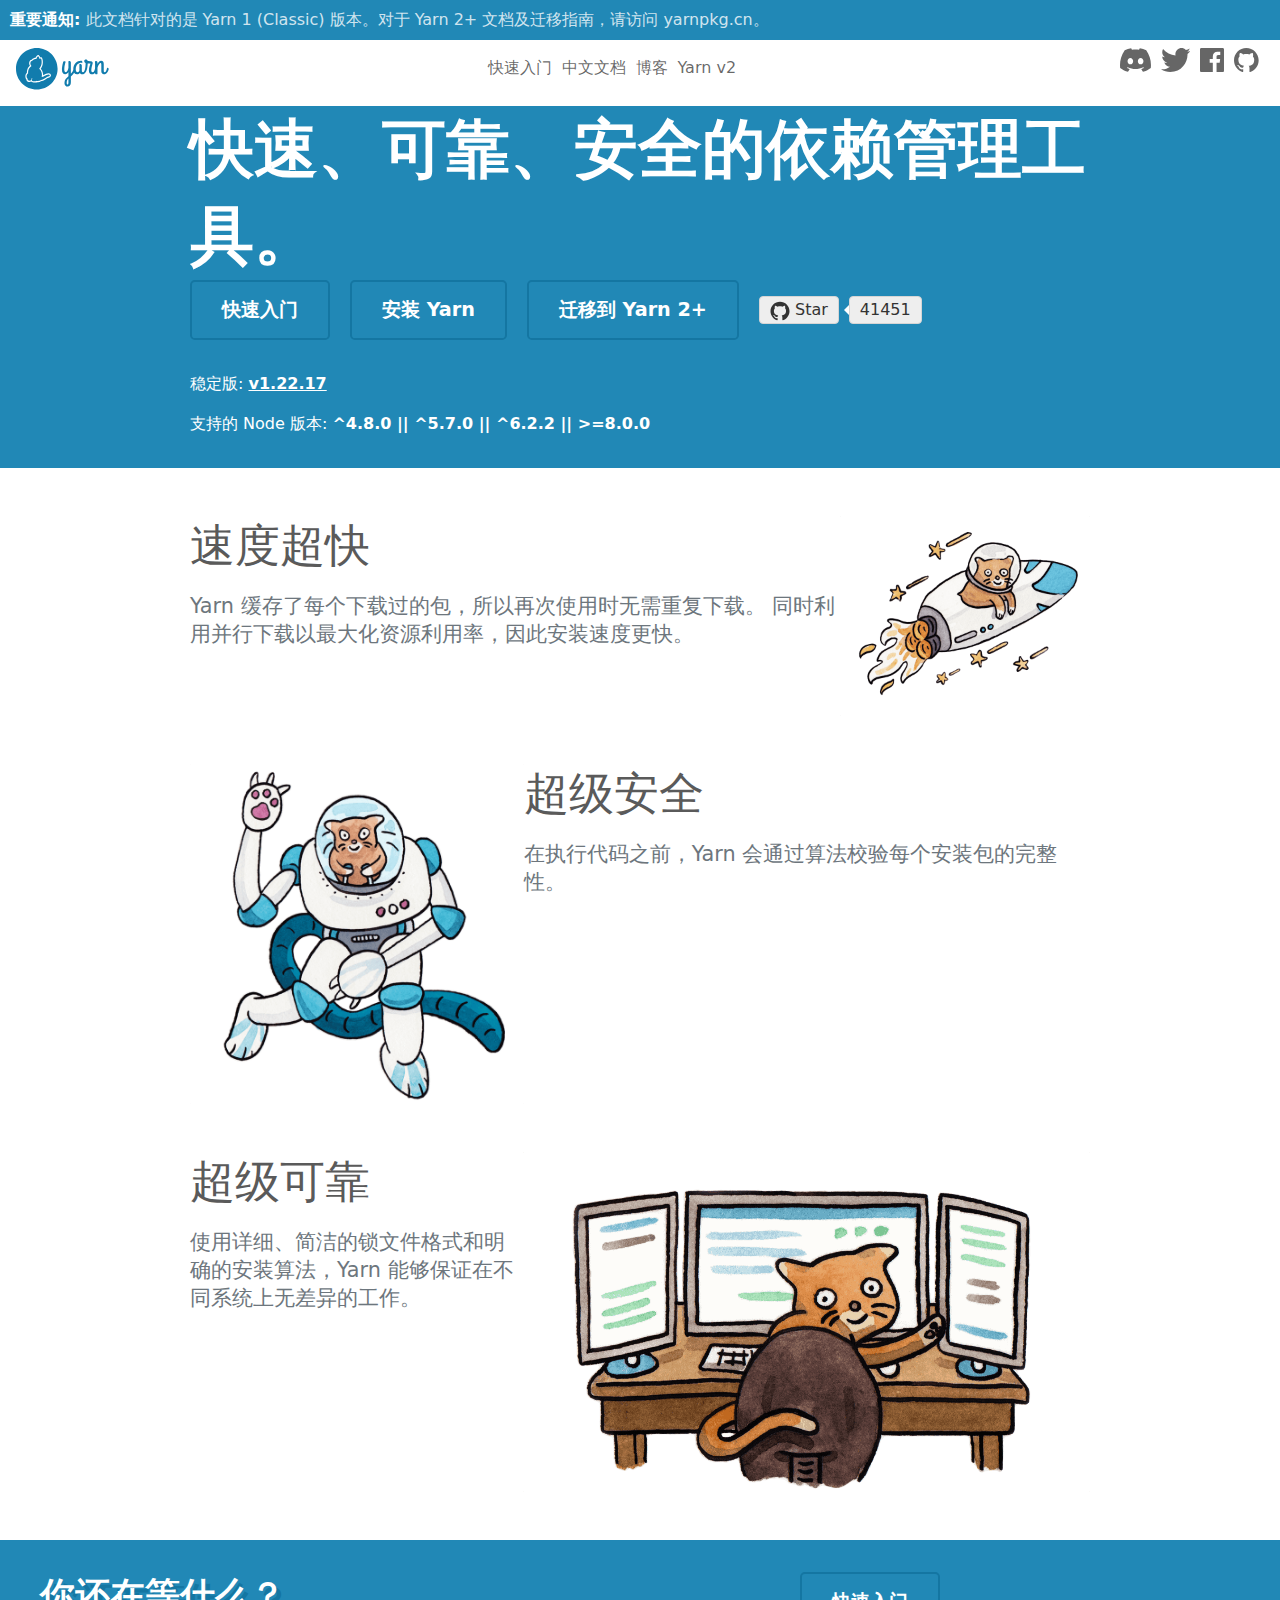
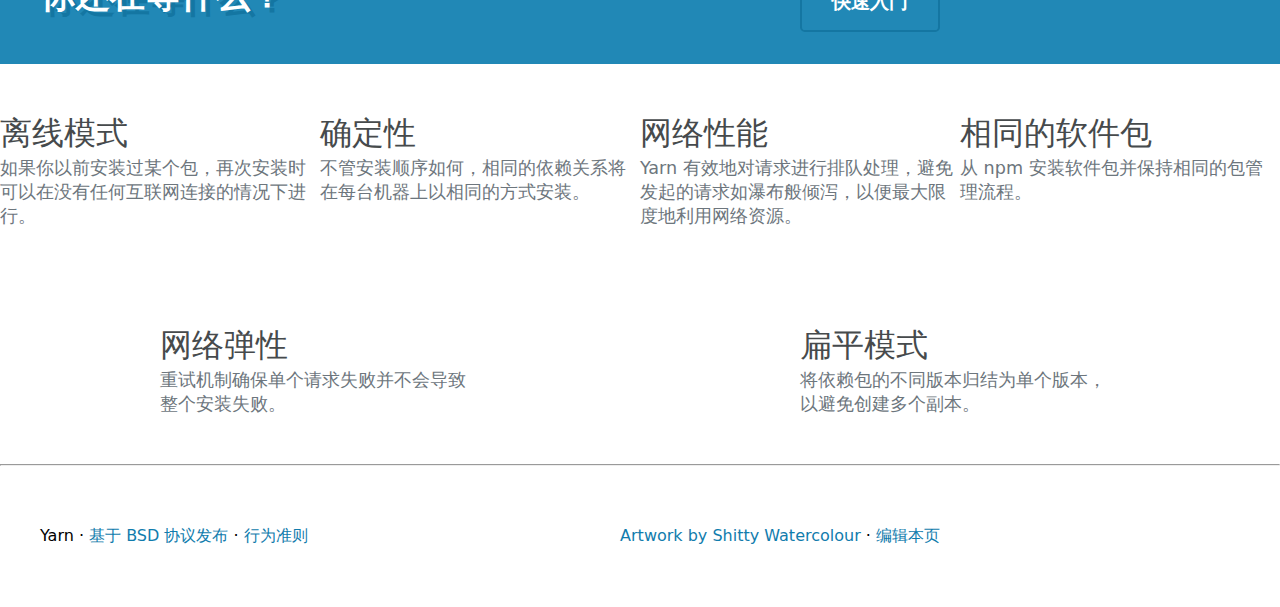
<file: index.html>
<!DOCTYPE html>
<html lang="en">
<head>
    <meta charset="UTF-8">
    <meta name="viewport" content="width=device-width, initial-scale=1.0">
    <title>刘炖</title>
    <link rel="stylesheet" href="./css/base.css">
    <link rel="stylesheet" href="./css/index.css">
</head>
<body>
    <!-- 重要通知布局开始 -->
    <div class="warp">
      <div class="Notice">
          <div class="Notice-line">
              <span class="Notice-highlight">重要通知:</span>
              <span>此文档针对的是 Yarn 1 (Classic) 版本。</span>
          </div>
          <div class="Notice-line">
              <span>对于 Yarn 2+ 文档及迁移指南，请访问 yarnpkg.cn。</span>
          </div>
      </div>
    </div>
    <!-- 重要通知布局结束 -->
    <!-- 导航栏布局开始 -->
    <div class="nav">
      <div class="nav-logo">
          <a href="#">
              <svg class="logo" viewBox="0 0 1154.8 518">
                    <defs>
                      <path id="main" d="
                        M718.6 257.8c-8 27.6-20.8 47.6-35.2 63.6V181c0-9.6-8.4-17.6-21.6-17.6-5.6 0-10.4 2.8-10.4 6.8 0 2.8 1.6 5.2 1.6 12.8v64.4c-4.8 28-16.8 54-32.8 54-11.6 0-18.4-11.6-18.4-33.2 0-33.6 4.4-51.2 11.6-80.8 1.6-6 13.2-22-6.4-22-21.2 0-18.4 8-21.2 14.8 0 0-13.4 47.6-13.4 90 0 34.8 14.6 57.6 41.4 57.6 17.2 0 29.6-11.6 39.2-27.6V351c-26.4 23.2-49.6 43.6-49.6 84 0 25.6 16 46 38.4 46 20.4 0 41.6-14.8 41.6-56.8V355c21.6-18.8 44.8-42.4 58.4-88.8.4-1.6.4-3.6.4-4 0-7.6-7.6-16.4-14-16.4-4 0-7.2 3.6-9.6 12zm-76.8 198c-6.4 0-10.4-9.6-10.4-22 0-24 8.8-39.2 21.6-52.4v42.8c0 7.6 1.6 31.6-11.2 31.6z
                        M833.4 301c-9.6 0-13.6-9.6-13.6-18.4v-66c0-9.6-8.4-17.6-21.6-17.6-5.6 0-10.4 2.8-10.4 6.8 0 2.8 1.6 5.2 1.6 12.8v61.6C785 291.4 777.8 301 767 301c-14 0-22.8-12-22.8-32.8 0-57.6 35.6-83.6 66-83.6 4 0 8 .8 11.6.8 4 0 5.2-2.4 5.2-9.2 0-10.4-7.6-16.8-18.4-16.8-48.8 0-95.2 40.8-95.2 107.6 0 34 16.4 60.4 47.6 60.4 15.2 0 26.4-7.2 34.4-16.4 6 9.6 16.8 16.4 30.8 16.4 34.4 0 50.4-36 57.2-62.4.4-1.6.4-2.4.4-2.8 0-7.6-7.6-16.4-14-16.4-4 0-8 3.6-9.6 12-3.6 17.6-10.8 43.2-26.8 43.2z
                        M949 327.4c34.4 0 50-36 57.2-62.4 0-.8.4-1.6.4-2.8 0-7.6-7.6-16.4-14-16.4-4 0-8 3.6-9.6 12-3.6 17.6-10.4 43.2-28.8 43.2-10.8 0-16-10.4-16-21.6 0-40 18-87.2 18-92 1.6-9.2-14.4-22.4-19.2-22.4h-20.8c-4 0-8 0-21.2-1.6-4.4-16.4-15.6-21.2-25.2-21.2-10.4 0-20 7.2-20 18.4 0 11.6 7.2 20 17.2 25.6-.4 20.4-2 53.6-6.4 69.6-3.6 13.6 17.2 28 22.4 11.2 7.2-23.2 9.6-58 10-73.6h34.8c-12.8 34.4-20 62.8-20 88.4 0 35.2 22.4 45.6 41.2 45.6z
                        M984.6 309.8c0 14.8 11.2 17.6 19.2 17.6 11.6 0 11.2-9.6 11.2-17.2v-58.4c2.8-31.6 27.6-66 39.2-66 7.6 0 8.4 10.4 8.4 22.8v81.2c0 20.4 12.4 37.6 33.6 37.6 34.4 0 51.4-36 58.2-62.4.4-1.6.4-2.4.4-2.8 0-7.6-7.6-16.4-14-16.4-4 0-8 3.6-9.6 12-3.6 17.6-11.8 43.2-27.8 43.2-10.4 0-10.4-14.8-10.4-18.4v-82.8c0-18.4-6.4-40.4-33.2-40.4-19.6 0-34 17.2-44.8 39.6v-18c0-9.6-8.4-17.6-21.6-17.6-5.6 0-10.4 2.8-10.4 6.8 0 2.8 1.6 5.2 1.6 12.8v126.8z
                        M259 0c143 0 259 116 259 259S402 518 259 518 0 402 0 259 116 0 259 0z"></path>
                    </defs>
                    <use class="logo-primary" xlink:href="#main" x="0" y="0"></use>
                    <path class="logo-secondary" d="M435.2 337.5c-1.8-14.2-13.8-24-29.2-23.8-23 .3-42.3 12.2-55.1 20.1-5 3.1-9.3 5.4-13 7.1.8-11.6.1-26.8-5.9-43.5-7.3-20-17.1-32.3-24.1-39.4 8.1-11.8 19.2-29 24.4-55.6 4.5-22.7 3.1-58-7.2-77.8-2.1-4-5.6-6.9-10-8.1-1.8-.5-5.2-1.5-11.9.4C293.1 96 289.6 93.8 286.9 92c-5.6-3.6-12.2-4.4-18.4-2.1-8.3 3-15.4 11-22.1 25.2-1 2.1-1.9 4.1-2.7 6.1-12.7.9-32.7 5.5-49.6 23.8-2.1 2.3-6.2 4-10.5 5.6h.1c-8.8 3.1-12.8 10.3-17.7 23.3-6.8 18.2.2 36.1 7.1 47.7-9.4 8.4-21.9 21.8-28.5 37.5-8.2 19.4-9.1 38.4-8.8 48.7-7 7.4-17.8 21.3-19 36.9-1.6 21.8 6.3 36.6 9.8 42 1 1.6 2.1 2.9 3.3 4.2-.4 2.7-.5 5.6.1 8.6 1.3 7 5.7 12.7 12.4 16.3 13.2 7 31.6 10 45.8 2.9 5.1 5.4 14.4 10.6 31.3 10.6h1c4.3 0 58.9-2.9 74.8-6.8 7.1-1.7 12-4.7 15.2-7.4 10.2-3.2 38.4-12.8 65-30 18.8-12.2 25.3-14.8 39.3-18.2 13.6-3.3 22.1-15.7 20.4-29.4zm-23.8 14.7c-16 3.8-24.1 7.3-43.9 20.2-30.9 20-64.7 29.3-64.7 29.3s-2.8 4.2-10.9 6.1c-14 3.4-66.7 6.3-71.5 6.4-12.9.1-20.8-3.3-23-8.6-6.7-16 9.6-23 9.6-23s-3.6-2.2-5.7-4.2c-1.9-1.9-3.9-5.7-4.5-4.3-2.5 6.1-3.8 21-10.5 27.7-9.2 9.3-26.6 6.2-36.9.8-11.3-6 .8-20.1.8-20.1s-6.1 3.6-11-3.8c-4.4-6.8-8.5-18.4-7.4-32.7 1.2-16.3 19.4-32.1 19.4-32.1s-3.2-24.1 7.3-48.8c9.5-22.5 35.1-40.6 35.1-40.6s-21.5-23.8-13.5-45.2c5.2-14 7.3-13.9 9-14.5 6-2.3 11.8-4.8 16.1-9.5 21.5-23.2 48.9-18.8 48.9-18.8s13-39.5 25-31.8c3.7 2.4 17 32 17 32s14.2-8.3 15.8-5.2c8.6 16.7 9.6 48.6 5.8 68-6.4 32-22.4 49.2-28.8 60-1.5 2.5 17.2 10.4 29 43.1 10.9 29.9 1.2 55 2.9 57.8.3.5.4.7.4.7s12.5 1 37.6-14.5c13.4-8.3 29.3-17.6 47.4-17.8 17.5-.3 18.4 20.2 5.2 23.4z"></path>
                </svg>
          </a>
      </div>
      <ul class="navbar">
        <li class="nav-item">
          <a class="nav-link" href="docs/getting-started.html">快速入门</a>
        </li>
        <li class="nav-item">
          <a class="nav-link" href="docs.html">中文文档</a>
        </li>
        <li class="nav-item">
          <a class="nav-link" href="blog.html">博客</a>
        </li>
        <li class="nav-item">
          <a class="nav-link" href="#" target="_blank">Yarn v2</a>
        </li>
      </ul>
      <ul class="navbar-right">
        <li class="nav-item">
          <a class="nav-link" href="https://discord.gg/yarnpkg">
            <svg class="discord navbar-icon" xmlns="http://www.w3.org/2000/svg" role="img" aria-labelledby="discord-svg"  viewBox="0 0 71 55">
            <title id="discord-svg">Discord</title>
            <path d="M60.1045 4.8978C55.5792 2.8214 50.7265 1.2916 45.6527 0.41542C45.5603 0.39851 45.468 0.440769 45.4204 0.525289C44.7963 1.6353 44.105 3.0834 43.6209 4.2216C38.1637 3.4046 32.7345 3.4046 27.3892 4.2216C26.905 3.0581 26.1886 1.6353 25.5617 0.525289C25.5141 0.443589 25.4218 0.40133 25.3294 0.41542C20.2584 1.2888 15.4057 2.8186 10.8776 4.8978C10.8384 4.9147 10.8048 4.9429 10.7825 4.9795C1.57795 18.7309 -0.943561 32.1443 0.293408 45.3914C0.299005 45.4562 0.335386 45.5182 0.385761 45.5576C6.45866 50.0174 12.3413 52.7249 18.1147 54.5195C18.2071 54.5477 18.305 54.5139 18.3638 54.4378C19.7295 52.5728 20.9469 50.6063 21.9907 48.5383C22.0523 48.4172 21.9935 48.2735 21.8676 48.2256C19.9366 47.4931 18.0979 46.6 16.3292 45.5858C16.1893 45.5041 16.1781 45.304 16.3068 45.2082C16.679 44.9293 17.0513 44.6391 17.4067 44.3461C17.471 44.2926 17.5606 44.2813 17.6362 44.3151C29.2558 49.6202 41.8354 49.6202 53.3179 44.3151C53.3935 44.2785 53.4831 44.2898 53.5502 44.3433C53.9057 44.6363 54.2779 44.9293 54.6529 45.2082C54.7816 45.304 54.7732 45.5041 54.6333 45.5858C52.8646 46.6197 51.0259 47.4931 49.0921 48.2228C48.9662 48.2707 48.9102 48.4172 48.9718 48.5383C50.038 50.6034 51.2554 52.5699 52.5959 54.435C52.6519 54.5139 52.7526 54.5477 52.845 54.5195C58.6464 52.7249 64.529 50.0174 70.6019 45.5576C70.6551 45.5182 70.6887 45.459 70.6943 45.3942C72.1747 30.0791 68.2147 16.7757 60.1968 4.9823C60.1772 4.9429 60.1437 4.9147 60.1045 4.8978ZM23.7259 37.3253C20.2276 37.3253 17.3451 34.1136 17.3451 30.1693C17.3451 26.225 20.1717 23.0133 23.7259 23.0133C27.308 23.0133 30.1626 26.2532 30.1066 30.1693C30.1066 34.1136 27.28 37.3253 23.7259 37.3253ZM47.3178 37.3253C43.8196 37.3253 40.9371 34.1136 40.9371 30.1693C40.9371 26.225 43.7636 23.0133 47.3178 23.0133C50.9 23.0133 53.7545 26.2532 53.6986 30.1693C53.6986 34.1136 50.9 37.3253 47.3178 37.3253Z"></path>
            </svg>
            <span class="sr-only">Discord</span>
          </a>
        </li>
        <li class="nav-item">
          <a class="nav-link" href="https://twitter.com/yarnpkg">
            <svg class="twitter navbar-icon" xmlns="http://www.w3.org/2000/svg" viewBox="0 0 250 203.1" role="img" aria-labelledby="twitter-svg">
            <title id="twitter-svg">Twitter</title>
            <path d="M78.6 203.1c94.3 0 145.9-78.2 145.9-145.9 0-2.2 0-4.4-.1-6.6 10-7.3 18.7-16.3 25.6-26.5-9.4 4.1-19.3 6.9-29.5 8.1 10.7-6.4 18.7-16.5 22.5-28.4-10.1 6-21.1 10.2-32.6 12.4C191-4.5 158.5-5.5 137.8 14c-13.3 12.5-19 31.2-14.8 49C81.9 60.9 43.4 41.4 17.4 9.4 3.8 32.8 10.7 62.8 33.3 77.8c-8.2-.2-16.1-2.4-23.3-6.4v.6c0 24.4 17.2 45.4 41.2 50.3-7.6 2.1-15.5 2.4-23.2.9 6.7 20.9 26 35.2 47.9 35.6-18.2 14.3-40.6 22-63.7 22-4.1 0-8.2-.3-12.2-.7 23.5 15.1 50.7 23 78.6 23"></path>
            </svg>
            <span class="sr-only">Twitter</span>
          </a>
        </li>
        <li class="nav-item">
          <a class="nav-link" href="https://www.facebook.com/yarnpkg">
            <svg class="facebook navbar-icon" xmlns="http://www.w3.org/2000/svg" viewBox="0 0 266.9 266.9" role="img" aria-labelledby="facebook-svg">
            <title id="facebook-svg">Facebook</title>
            <path d="M252.2 0H14.7C6.6 0 0 6.6 0 14.7v237.4c0 8.1 6.6 14.7 14.7 14.7h127.8V163.5h-34.8v-40.3h34.8V93.6c0-34.5 21.1-53.2 51.8-53.2 14.7 0 27.4 1.1 31.1 1.6v36h-21.3c-16.7 0-20 7.9-20 19.6v25.7H224l-5.2 40.3h-34.7V267h68c8.1 0 14.7-6.6 14.7-14.7V14.7c.1-8.1-6.5-14.7-14.6-14.7z"></path>
            </svg>
            <span class="sr-only">Facebook</span>
          </a>
        </li>
        <li class="nav-item">
          <a class="nav-link" href="https://github.com/yarnpkg">
            <svg class="github navbar-icon" xmlns="http://www.w3.org/2000/svg" viewBox="0 0 32.6 31.8" role="img" aria-labelledby="github-svg">
            <title id="github-svg">GitHub</title>
            <path d="M16.3 0C7.3 0 0 7.3 0 16.3c0 7.2 4.7 13.3 11.1 15.5.8.1 1.1-.4 1.1-.8v-2.8c-4.5 1-5.5-2.2-5.5-2.2-.7-1.9-1.8-2.4-1.8-2.4-1.5-1 .1-1 .1-1 1.6.1 2.5 1.7 2.5 1.7 1.5 2.5 3.8 1.8 4.7 1.4.1-1.1.6-1.8 1-2.2-3.6-.4-7.4-1.8-7.4-8.1 0-1.8.6-3.2 1.7-4.4-.1-.3-.7-2 .2-4.2 0 0 1.4-.4 4.5 1.7 1.3-.4 2.7-.5 4.1-.5 1.4 0 2.8.2 4.1.5 3.1-2.1 4.5-1.7 4.5-1.7.9 2.2.3 3.9.2 4.3 1 1.1 1.7 2.6 1.7 4.4 0 6.3-3.8 7.6-7.4 8 .6.5 1.1 1.5 1.1 3V31c0 .4.3.9 1.1.8 6.5-2.2 11.1-8.3 11.1-15.5C32.6 7.3 25.3 0 16.3 0z"></path>
            </svg>
            <span class="sr-only">GitHub</span>
          </a>
        </li>
      </ul>
      <button></button>
    </div>
    <!-- 导航栏布局结束 -->
    <!-- 工具布局开始 -->
    <div class="warp">
      <div class="tool">
        <h1 class="tool-title">
            快速、可靠、安全的依赖管理工具。
        </h1>
        <div class="tool-git">
          <div>
            <a class="btn" href="#">快速入门</a>
            <a class="btn" href="#">安装 Yarn</a>
            <a class="btn" href="#">迁移到 Yarn 2+</a>
          </div>
          <a href="./star.html">
            <img class="git-logo" src="./images/git.svg" />
            <span class="git-title">Star</span>
          </a>
          <span></span>
          <a href="./star.html">41451</a>
        </div>
        <div class="mt-4">
          <div>
            稳定版:
            <strong class="navbar-text">
              <a href="#">
                v1.22.17
              </a>
            </strong>
          </div>
          <div>
            支持的 Node 版本:
            <strong>
              ^4.8.0 || ^5.7.0 || ^6.2.2 || &gt;=8.0.0
            </strong>
          </div>
        </div>
      </div>
    </div>
    <!-- 工具布局结束 -->
    <!-- 优点布局开始 -->
    <div class="merit">
        <div class="merit-speed">
          <div class="merit-text">
            <h2>速度超快</h2>
            <p>
                Yarn 缓存了每个下载过的包，所以再次使用时无需重复下载。 同时利用并行下载以最大化资源利用率，因此安装速度更快。
            </p>
          </div>
          <img src="./images/feature-speed.png" alt="速度">
        </div>
        <div class="merit-secure">
          <img src="./images/feature-secure.png" alt="安全">
          <div class="merit-text">
            <h2>超级安全</h2>
            <p>
                在执行代码之前，Yarn 会通过算法校验每个安装包的完整性。
            </p>
          </div>
        </div>
        <div class="merit-reliable">
          <div class="merit-text">
            <h2>超级可靠</h2>
            <p>
                使用详细、简洁的锁文件格式和明确的安装算法，Yarn 能够保证在不同系统上无差异的工作。
            </p>
          </div>
          <img src="./images/feature-reliable.png" alt="可靠">
        </div>
    </div>
    <!-- 优点布局结束 -->
    <!-- 快速布局开始 -->
    <div class="warp">
      <div class="fast">
        <p class="fast-left">
            你还在等什么？
        </p>
        <a href="./star.html" class="fast-right btn">
            快速入门
        </a>
      </div>
    </div>
    <!-- 快速布局结束 -->
    <!-- 主体布局开始 -->
    <div class="main">
        <div class="row">
            <div>
              <h2>离线模式</h2>
              <p>
                如果你以前安装过某个包，再次安装时可以在没有任何互联网连接的情况下进行。
              </p>
            </div>
            <div>
              <h2>确定性</h2>
              <p>
                不管安装顺序如何，相同的依赖关系将在每台机器上以相同的方式安装。
              </p>
            </div>
            <div>
              <h2>网络性能</h2>
              <p>
                Yarn 有效地对请求进行排队处理，避免发起的请求如瀑布般倾泻，以便最大限度地利用网络资源。
              </p>
            </div>
            <div>
              <h2>相同的软件包</h2>
              <p>
                从 npm 安装软件包并保持相同的包管理流程。
              </p>
            </div>
            <div>
              <h2>网络弹性</h2>
              <p>
                重试机制确保单个请求失败并不会导致整个安装失败。
              </p>
            </div>
            <div>
              <h2>扁平模式</h2>
              <p>
                将依赖包的不同版本归结为单个版本，以避免创建多个副本。
              </p>
            </div>
          </div>
    </div>
    <!-- 主体布局结束 -->
     <hr />
    <!-- 页脚布局开始 -->
    <div class="footer">
        <div class="footer-left">
            <span class="footer-item">Yarn · </span>
            <span class="footer-item">
                <a href="#">
                    基于 BSD 协议发布
                </a>
            </span>
            <span class="footer-item"> · </span>
            <span class="footer-item">
                <a href="#">
                    行为准则
                </a>
            </span>
        </div>
        <div class="footer-right">
            <span class="footer-item">
                <a href="#">
                    Artwork by Shitty Watercolour
                </a>
            </span>
            <span class="footer-item"> · </span>     
            <span class="footer-item">
                <a href="#">
                    编辑本页
                </a>
            </span>
        </div>
    </div>
    <!-- 页脚布局开始 -->
</body>
</html>
</file>
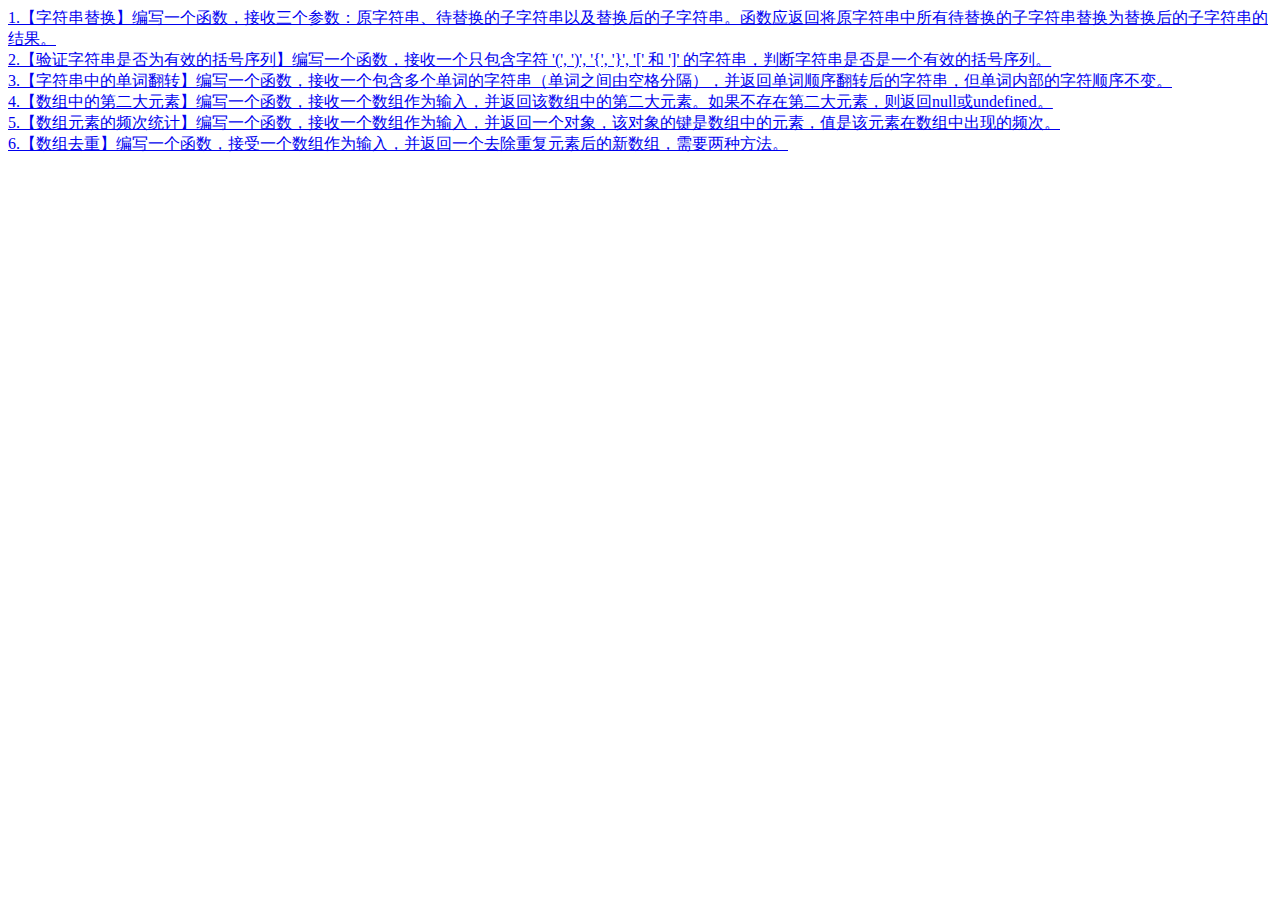
<file: star.html>
<!DOCTYPE html>
<html lang="en">
<head>
    <meta charset="UTF-8">
    <meta name="viewport" content="width=device-width, initial-scale=1.0">
    <title>Document</title>
</head>
<body>
    <a href="1.html">
        1.【字符串替换】编写一个函数，接收三个参数：原字符串、待替换的子字符串以及替换后的子字符串。函数应返回将原字符串中所有待替换的子字符串替换为替换后的子字符串的结果。
    </a><br />
    <a href="2.html">
        2.【验证字符串是否为有效的括号序列】编写一个函数，接收一个只包含字符 '(', ')', '{', '}', '[' 和 ']' 的字符串，判断字符串是否是一个有效的括号序列。
    </a><br />
    <a href="3.html">
        3.【字符串中的单词翻转】编写一个函数，接收一个包含多个单词的字符串（单词之间由空格分隔），并返回单词顺序翻转后的字符串，但单词内部的字符顺序不变。
    </a><br />
    <a href="4.html">
        4.【数组中的第二大元素】编写一个函数，接收一个数组作为输入，并返回该数组中的第二大元素。如果不存在第二大元素，则返回null或undefined。
    </a><br />
    <a href="5.html">
        5.【数组元素的频次统计】编写一个函数，接收一个数组作为输入，并返回一个对象，该对象的键是数组中的元素，值是该元素在数组中出现的频次。
    </a><br />
    <a href="6.html">
        6.【数组去重】编写一个函数，接受一个数组作为输入，并返回一个去除重复元素后的新数组，需要两种方法。
    </a><br />
</body>
</html>
</file>
<file: css/base.css>
/*公共样式*/
* {
	/*清除浏览器默认内外边距*/
	margin: 0;
	padding: 0;
}

a {
	/*清除a标签的下划线*/
	text-decoration: none;
}

/*清除高亮显示*/
*::selection {
	background: none;
}

/*清除input初始化样式*/
input {
	border: none;
	outline: none;
	border: 1px solid #000;
}

/*清除小圆点*/
ul li {
	list-style: none;
}

/*清除浮动*/
.clearfix::after {
	content: '';
	display: block;
	height: 0;
	clear: both;
	visibility: hidden;
}
</file>
<file: css/index.css>
/* 字体 */
* {
    font-family: -apple-system, system-ui,
    BlinkMacSystemFont, "Segoe UI",
    Roboto, "Helvetica Neue", Arial, sans-serif;
}
/* 重要通知样式 */
.warp {
    background-color: #2188b6;
}
.Notice {
    padding:0 10px;
    color: rgba(255,255,255,0.8);
}

@media screen and (min-width: 761px) {
    .Notice {
        display: flex;
        justify-content: flex-start;
    }
    .nav button {
        display: none;
    }
    .nav .navbar,
    .nav .navbar-right {
        display: flex;
    }
}

.Notice-line {
    height: 40px;
    line-height: 40px;
    text-align: center;
}

.Notice-highlight {
    color: #fff;
    font-weight: bolder;
}

/* 导航栏样式 */
.nav {
    height: 40px;
    padding: 8px 16px;
    display: flex;
    justify-content: space-between;
}

.nav-logo .logo {
    height: 2.6rem;
}

.navbar {
    line-height: 40px;
    display: none;
    justify-content: space-between;
}

.nav-item {
    height: 20px;
    margin: 0 5px;
    position: relative;
}

.nav-link {
    color: rgba(0, 0, 0, 0.6);
}

.nav-link:hover {
    color: rgba(0, 0, 0, 0.7);
}

.navbar-right {
    height: 30px;
    line-height: 30px;
    display: none;
    justify-content: space-between;
}

.logo-primary {
    fill: #117cad;
}

.logo-secondary {
    fill: #fff;
}

.navbar-icon {
    height: 1.5rem;
    fill: rgba(0, 0, 0, 0.6);
}

.sr-only {
    display: none;
    position: absolute;
    left: 20px;
    top: 20px;
}

.discord:hover,
.discord:hover ~.sr-only {
    fill: rgba(0, 0, 0, 1);
    color: rgba(0, 0, 0, 1);
    display: block;
}

.twitter:hover,
.twitter:hover ~.sr-only {
    fill: rgba(0, 0, 0, 1);
    color: rgba(0, 0, 0, 1);
    display: block;
}

.facebook:hover,
.facebook:hover ~.sr-only {
    fill: rgba(0, 0, 0, 1);
    color: rgba(0, 0, 0, 1);
    display: block;
}

.github:hover,
.github:hover ~.sr-only {
    fill: rgba(0, 0, 0, 1);
    color: rgba(0, 0, 0, 1);
    display: block;
}

.nav button {
    width: 2.5em;
    height: 2em;
    font-size: 1.25rem;
    padding: 8px 12px;
    background: transparent no-repeat center center;
    background-image: url("../images/download.svg");
    background-size: 24px 24px;
    border: 1px solid rgba(0, 0, 0, 0.1);
    border-radius: 5px;
}

/* 工具样式 */
.tool {
    width: 900px;
    margin: 10px auto;
    color: white;
}

.tool-title {
    font-size: 4em;
}

.tool-git {
    display: flex;
}

.btn:hover {
    color: #2188b6;
    background-color: #fff;
}

.tool-git>div {
    display: flex;
}

.tool-git>a {
    display: block;
    padding: 3px 10px;
    font-size: 16px;
    height: 20px;
    align-self: center;
    border-radius: 4px;
    background-color: #eee;
    border: 1px solid #d5d5d5;
    color: #333;
}

.tool-git>div>a {
    text-align: center;
    display: block;
    margin-right: 20px;
    padding: 15px 30px;
    font-size: 1.2rem;
    color: white;
    font-weight: 700;
    border: 2px solid transparent;
    border-radius: .3rem;
    background-color: transparent;
    border-color: #1476a2;
}

.tool-git>a:nth-of-type(1):hover {
    background-color: #ddd;
}

.tool-git>a:nth-of-type(2):hover {
    color: #0366d6;
}

.tool-git>span {
    display: block;
    background-color: #2188b6;
    align-self: center;
    width: 0;
    height: 0;
    border-top: 5px solid transparent;
    border-right: 5px solid white;
    border-left: 5px solid transparent;
    border-bottom: 5px solid transparent;
}

.git-logo {
    height: 100%;
    vertical-align: middle;
}

.mt-4 {
    margin-top: 1.5rem;
    padding-bottom: 1.5rem;
}

.mt-4>div {
    line-height: 40px;
}

.mt-4 .navbar-text a {
    text-decoration: underline;
    color: #fff;
}

/* 优点样式 */
.merit {
    margin: 0 auto;
    width: 900px;
}

.merit>div {
    margin: 48px 0;
}

.merit-text h2 {
    font-size: 2.8rem;
    font-weight: 300;
    color: #5a5a5a;
    margin-bottom: 16px;
}

.merit-text p {
    font-size: 1.3rem;
    font-weight: 300;
    color: #6d767d;
}

.merit-speed {
    display: flex;
    justify-content: space-between;
}

.merit-speed img {
    height: 200px;
}

.merit-secure {
    display: flex;
    justify-content: space-between;
}

.merit-secure img {
    height: 340px;
}

.merit-reliable {
    display: flex;
    justify-content: space-between;
}

.merit-reliable img {
    height: 340px;
}

/* 快速样式 */
.fast {
    width: 900px;
    padding: 2rem 0;
    margin: 0 40px;
    display: flex;
    color: white;
    justify-content: space-between;
}

.fast-left {
    font-size: 2.2rem;
    font-weight: 800;
    text-shadow: 5px 5px #1476a2;
}

.fast-right {
    text-align: center;
    display: block;
    padding: 15px 30px;
    font-size: 1.2rem;
    color: white;
    font-weight: 700;
    border: 2px solid transparent;
    border-radius: .3rem;
    background-color: transparent;
    border-color: #1476a2;
}

/* 主体样式 */
.main .row {
    display: flex;
    justify-content: space-around;
    flex-wrap: wrap;
}

.main .row>div {
    width: 320px;
    margin: 48px 0;
}

.main .row>div>h2 {
    font-size: 32px;
    color: #464a4c;
    font-weight: 300;
}

.main .row>div>p {
    color: #6d767d;
    font-weight: 300;
    font-size: 1.1rem;
}

/* 页脚样式 */
.footer {
    width: 900px;
    display: flex;
    justify-content: space-between;
    margin: 60px 40px;
}

.footer a {
    color: #117cad;
}

.footer a:hover {
    color: #0a4a67;
    text-decoration: underline;
}
</file>
